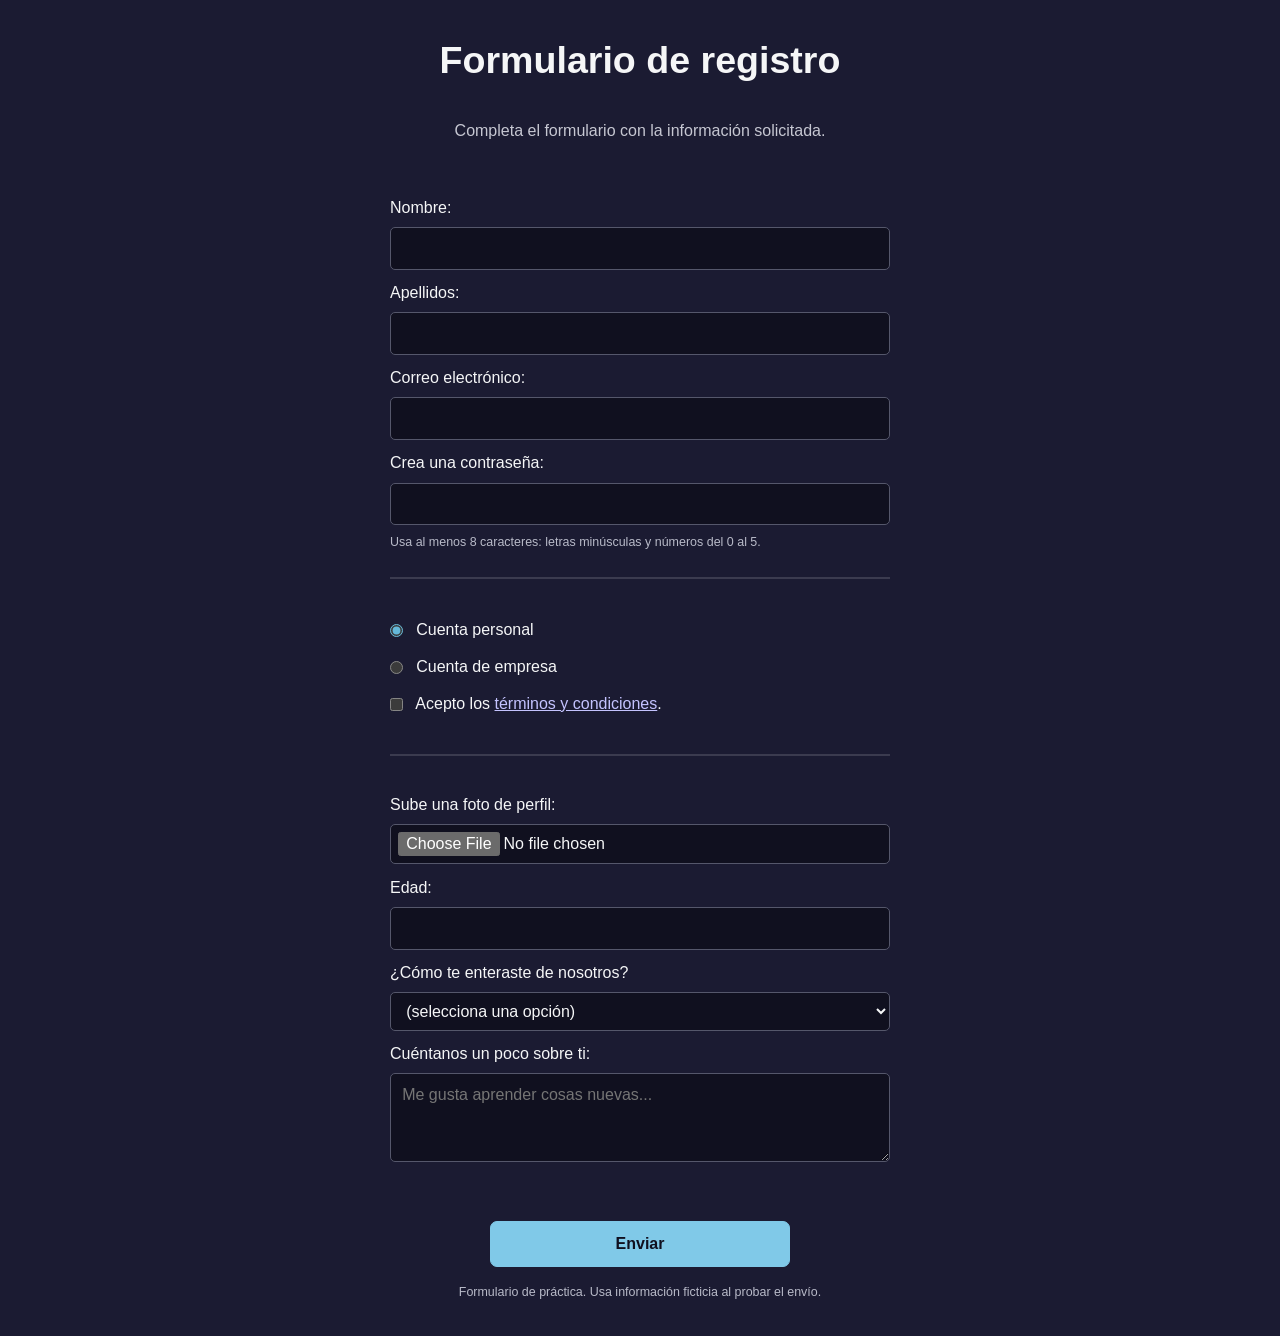
<file: practica-programada-1/primera-parte/index.html>
<!DOCTYPE html>
<html lang="es">
<head>
  <meta charset="UTF-8">
  <meta name="viewport" content="width=device-width, initial-scale=1.0">
  <meta name="description" content="Formulario de registro creado como práctica de HTML y CSS.">
  <title>Formulario de registro</title>
  <link rel="stylesheet" href="styles.css">
</head>
<body>
  <header class="page-heading">
    <h1>Formulario de registro</h1>
    <p>Completa el formulario con la información solicitada.</p>
  </header>

  <main>
    <form method="post" action="https://register-demo.freecodecamp.org" enctype="multipart/form-data">
      <fieldset>
        <label for="first-name">Nombre:
          <input id="first-name" name="first-name" type="text" autocomplete="given-name" required>
        </label>
        <label for="last-name">Apellidos:
          <input id="last-name" name="last-name" type="text" autocomplete="family-name" required>
        </label>
        <label for="email">Correo electrónico:
          <input id="email" name="email" type="email" autocomplete="email" required>
        </label>
        <label for="new-password">Crea una contraseña:
          <input id="new-password" name="new-password" type="password" pattern="[a-z0-5]{8,}" autocomplete="new-password" aria-describedby="password-help" required>
        </label>
        <small id="password-help">Usa al menos 8 caracteres: letras minúsculas y números del 0 al 5.</small>
      </fieldset>

      <fieldset>
        <legend class="visually-hidden">Tipo de cuenta y términos</legend>
        <label for="personal-account">
          <input id="personal-account" class="inline" type="radio" name="account-type" value="personal" checked>
          Cuenta personal
        </label>
        <label for="business-account">
          <input id="business-account" class="inline" type="radio" name="account-type" value="business">
          Cuenta de empresa
        </label>
        <label for="terms-and-conditions">
          <input id="terms-and-conditions" class="inline" name="terms-and-conditions" type="checkbox" value="accepted" required>
          Acepto los <a href="https://www.freecodecamp.org/news/terms-of-service/">términos y condiciones</a>.
        </label>
      </fieldset>

      <fieldset>
        <legend class="visually-hidden">Información adicional</legend>
        <label for="profile-picture">Sube una foto de perfil:
          <input id="profile-picture" type="file" name="profile-picture" accept="image/*">
        </label>
        <label for="age">Edad:
          <input id="age" type="number" name="age" min="13" max="120">
        </label>
        <label for="referrer">¿Cómo te enteraste de nosotros?
          <select id="referrer" name="referrer">
            <option value="">(selecciona una opción)</option>
            <option value="news">Noticias de freeCodeCamp</option>
            <option value="youtube">Canal de YouTube de freeCodeCamp</option>
            <option value="forum">Foro de freeCodeCamp</option>
            <option value="other">Otro</option>
          </select>
        </label>
        <label for="bio">Cuéntanos un poco sobre ti:
          <textarea id="bio" name="bio" rows="3" cols="30" placeholder="Me gusta aprender cosas nuevas..."></textarea>
        </label>
      </fieldset>

      <input class="submit-button" type="submit" value="Enviar">
    </form>
    <p class="form-note">Formulario de práctica. Usa información ficticia al probar el envío.</p>
  </main>
</body>
</html>
</file>
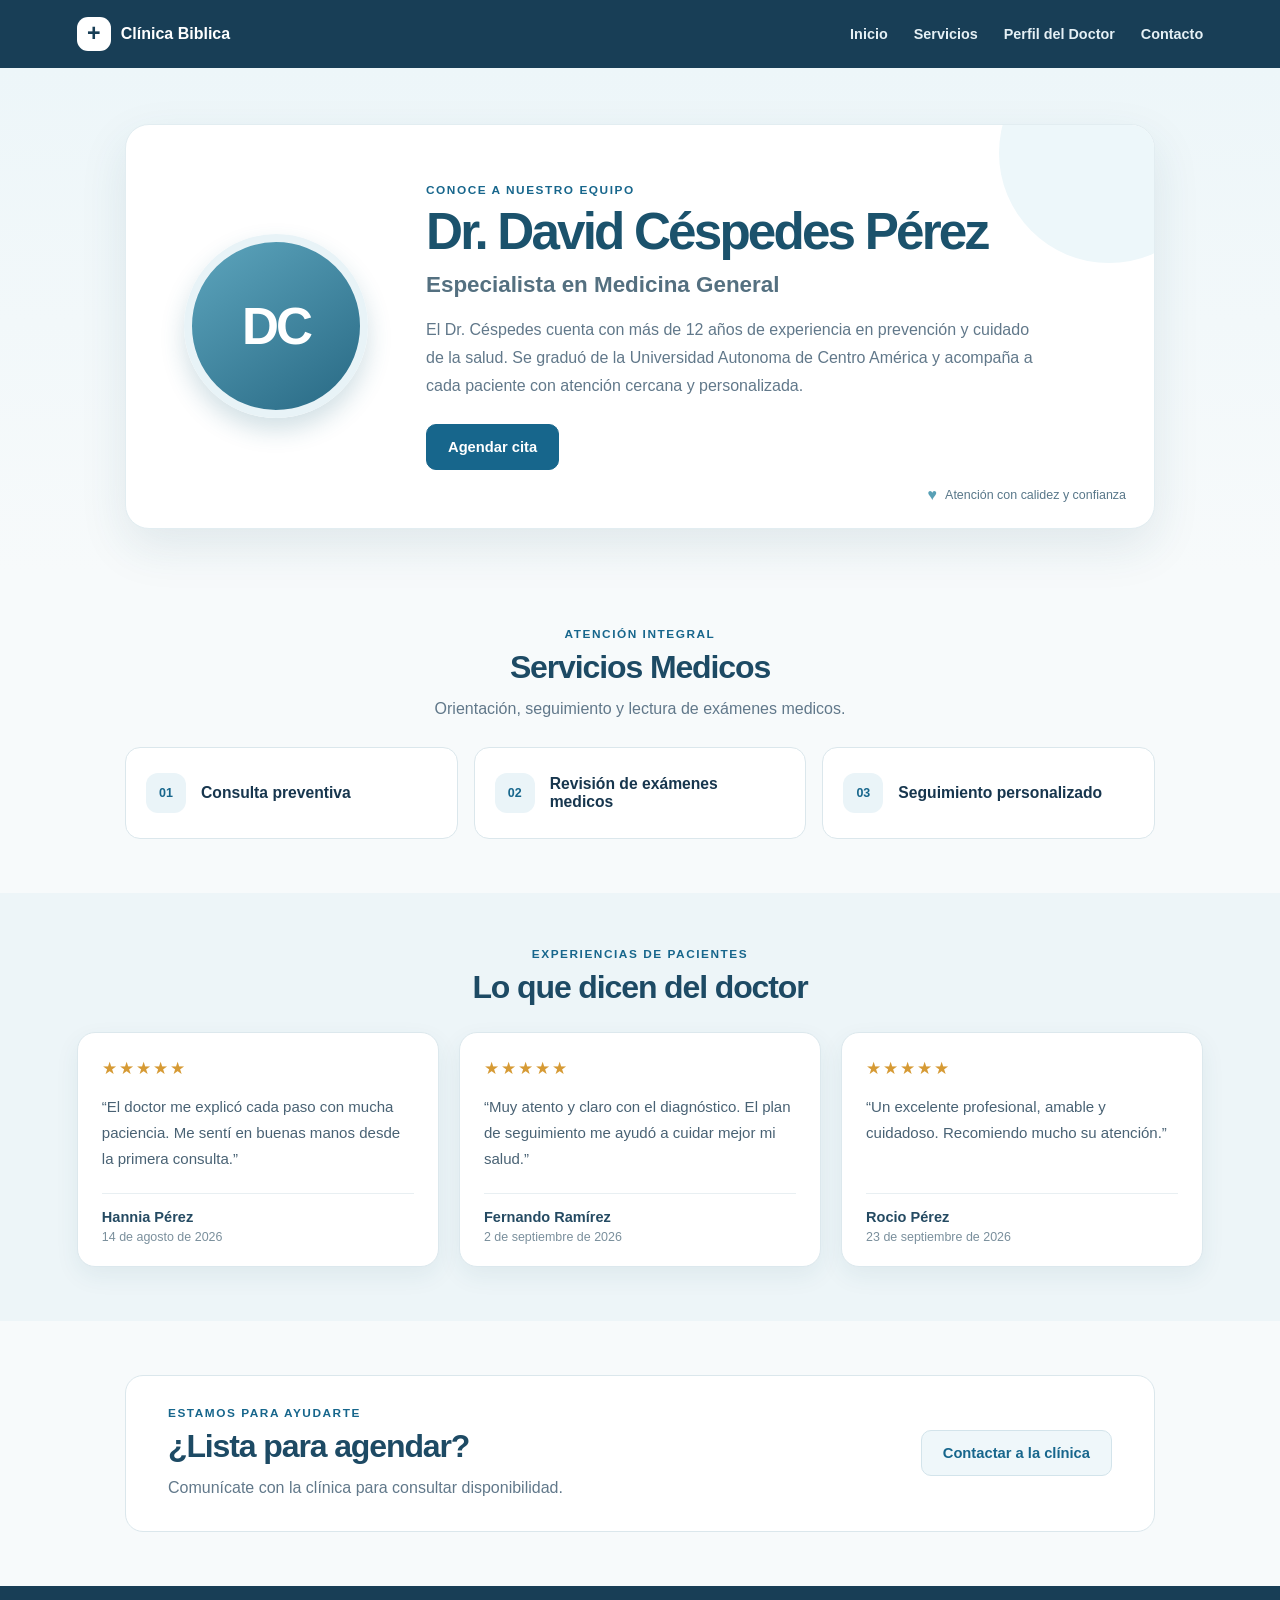
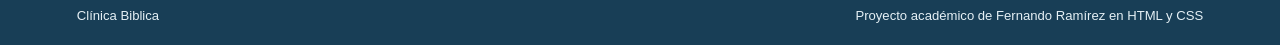
<file: practica-programada-1/segunda-parte/index.html>
<!DOCTYPE html>
<html lang="es">
<head>
  <meta charset="UTF-8">
  <meta name="viewport" content="width=device-width, initial-scale=1.0">
  <meta name="description" content="Conoce el perfil del Dr. David Cespedes y las opiniones de sus pacientes.">
  <title>Perfil del doctor | Clínica Bíblica</title>
  <link rel="stylesheet" href="styles.css">
</head>
<body>
  <header class="site-header" id="inicio">
    <a class="clinic-brand" href="#inicio" aria-label="Clínica Biblica, inicio">
      <span class="brand-mark" aria-hidden="true">+</span>
      <span>Clínica Biblica</span>
    </a>
    <nav class="main-nav" aria-label="Navegación principal">
      <a href="#inicio">Inicio</a>
      <a href="#servicios">Servicios</a>
      <a href="#perfil-doctor">Perfil del Doctor</a>
      <a href="#contacto">Contacto</a>
    </nav>
  </header>

  <main>
    <section class="intro-section" id="perfil-doctor" aria-labelledby="doctor-heading">
      <div class="doctor-card">
        <div class="doctor-avatar" aria-hidden="true">DC</div>
        <div class="doctor-copy">
          <p class="section-kicker">Conoce a nuestro equipo</p>
          <h1 class="doctor-name" id="doctor-heading">Dr. David Céspedes Pérez</h1>
          <p class="doctor-specialty">Especialista en Medicina General</p>
          <p id="doctor-bio">El Dr. Céspedes cuenta con más de 12 años de experiencia en prevención y cuidado de la salud. Se graduó de la Universidad Autonoma de Centro América y acompaña a cada paciente con atención cercana y personalizada.</p>
          <a class="primary-button" href="#contacto">Agendar cita</a>
        </div>
        <div class="doctor-note">
          <span class="note-icon" aria-hidden="true">♥</span>
          <span>Atención con calidez y confianza</span>
        </div>
      </div>
    </section>

    <section class="services-section" id="servicios" aria-labelledby="services-heading">
      <div class="section-heading">
        <p class="section-kicker">Atención integral</p>
        <h2 id="services-heading">Servicios Medicos</h2>
        <p>Orientación, seguimiento y lectura de exámenes medicos.</p>
      </div>
      <div class="service-list">
        <article class="service-item"><span aria-hidden="true">01</span><h3>Consulta preventiva</h3></article>
        <article class="service-item"><span aria-hidden="true">02</span><h3>Revisión de exámenes medicos</h3></article>
        <article class="service-item"><span aria-hidden="true">03</span><h3>Seguimiento personalizado</h3></article>
      </div>
    </section>

    <section class="reviews-section" aria-labelledby="reviews-heading">
      <div class="section-heading">
        <p class="section-kicker">Experiencias de pacientes</p>
        <h2 id="reviews-heading">Lo que dicen del doctor</h2>
      </div>
      <div class="review-list">
        <article class="review-card">
          <div class="review-stars" aria-label="5 de 5 estrellas">★★★★★</div>
          <blockquote>“El doctor me explicó cada paso con mucha paciencia. Me sentí en buenas manos desde la primera consulta.”</blockquote>
          <div class="review-footer"><strong>Hannia Pérez</strong><time datetime="2026-08-14">14 de agosto de 2026</time></div>
        </article>
        <article class="review-card">
          <div class="review-stars" aria-label="5 de 5 estrellas">★★★★★</div>
          <blockquote>“Muy atento y claro con el diagnóstico. El plan de seguimiento me ayudó a cuidar mejor mi salud.”</blockquote>
          <div class="review-footer"><strong>Fernando Ramírez</strong><time datetime="2026-09-02">2 de septiembre de 2026</time></div>
        </article>
        <article class="review-card">
          <div class="review-stars" aria-label="5 de 5 estrellas">★★★★★</div>
          <blockquote>“Un excelente profesional, amable y cuidadoso. Recomiendo mucho su atención.”</blockquote>
          <div class="review-footer"><strong>Rocio Pérez</strong><time datetime="2026-09-23">23 de septiembre de 2026</time></div>
        </article>
      </div>
    </section>

    <section class="contact-section" id="contacto" aria-labelledby="contact-heading">
      <div>
        <p class="section-kicker">Estamos para ayudarte</p>
        <h2 id="contact-heading">¿Lista para agendar?</h2>
        <p>Comunícate con la clínica para consultar disponibilidad.</p>
      </div>
      <a class="secondary-button" href="mailto:citas@clinicabiblica.example">Contactar a la clínica</a>
    </section>
  </main>

  <footer class="site-footer">
    <span>Clínica Biblica</span>
    <span>Proyecto académico de Fernando Ramírez en  HTML y CSS</span> 
  </footer>
</body>
</html>
</file>
<file: practica-programada-1/primera-parte/styles.css>
:root {
  color-scheme: dark;
  font-family: Tahoma, Arial, sans-serif;
  font-size: 16px;
  color: #f5f6f7;
  background: #1b1b32;
}

* {
  box-sizing: border-box;
}

body {
  width: 100%;
  min-height: 100vh;
  margin: 0;
  padding: 1px 20px 34px;
  background: #1b1b32;
  color: #f5f6f7;
}

.page-heading h1,
.page-heading p {
  margin: 1em auto;
  text-align: center;
}

.page-heading h1 {
  font-size: clamp(1.8rem, 5vw, 2.35rem);
}

.page-heading p {
  color: #c6c7d2;
  line-height: 1.5;
}

form {
  width: min(60vw, 500px);
  min-width: min(300px, 100%);
  margin: 0 auto;
  padding-bottom: 1em;
}

fieldset {
  margin: 0;
  padding: 1.6rem 0;
  border: 0;
  border-bottom: 2px solid #3b3b4f;
}

fieldset:last-of-type {
  border-bottom: 0;
}

label {
  display: block;
  margin: 0.7rem 0;
  color: #f5f6f7;
  line-height: 1.45;
}

input,
textarea,
select {
  width: 100%;
  min-height: 2.4em;
  margin: 8px 0 0;
  padding: 0.55em 0.7em;
  border: 1px solid #55576b;
  border-radius: 5px;
  color: #f5f6f7;
  background: #10101f;
  font: inherit;
}

input:focus-visible,
textarea:focus-visible,
select:focus-visible,
a:focus-visible {
  outline: 3px solid #80c9e8;
  outline-offset: 2px;
}

input[type="radio"],
input[type="checkbox"] {
  accent-color: #65b9da;
}

.inline {
  width: auto;
  min-height: 0;
  margin: 0 0.55em 0 0;
  padding: 0;
  vertical-align: middle;
}

input[type="file"] {
  padding: 0.45em;
}

#password-help {
  display: block;
  margin-top: -0.25rem;
  color: #b8bac8;
  font-size: 0.78rem;
  line-height: 1.5;
}

fieldset:has(.inline) label {
  margin: 0.85rem 0;
}

fieldset:has(.inline) input[type="checkbox"] {
  vertical-align: middle;
}

a {
  color: #c4c3ff;
}

a:hover {
  color: #fff;
}

.submit-button {
  display: block;
  width: min(60%, 300px);
  min-width: 160px;
  min-height: 46px;
  margin: 1em auto 0;
  border: 1px solid #80c9e8;
  border-radius: 7px;
  color: #10101f;
  background: #80c9e8;
  cursor: pointer;
  font-weight: 750;
  transition: background-color 160ms ease, transform 160ms ease;
}

.submit-button:hover {
  transform: translateY(-1px);
  background: #a1def5;
}

.form-note {
  max-width: 500px;
  margin: 0 auto;
  color: #b8bac8;
  font-size: 0.78rem;
  line-height: 1.5;
  text-align: center;
}

.visually-hidden {
  position: absolute;
  width: 1px;
  height: 1px;
  padding: 0;
  overflow: hidden;
  clip: rect(0, 0, 0, 0);
  white-space: nowrap;
  clip-path: inset(50%);
}

@media (max-width: 540px) {
  form {
    width: 100%;
    min-width: 0;
  }

  body {
    padding-right: 16px;
    padding-left: 16px;
  }
}
</file>
<file: practica-programada-1/segunda-parte/styles.css>
:root {
  color-scheme: light;
  --ink: #17364e;
  --muted: #61788a;
  --blue: #17668c;
  --blue-dark: #104e70;
  --blue-pale: #eaf4f8;
  --line: #dbe7ec;
  --paper: #ffffff;
  font-family: Inter, "Segoe UI", Arial, sans-serif;
}

* {
  box-sizing: border-box;
}

html {
  scroll-behavior: smooth;
}

body {
  min-width: 320px;
  margin: 0;
  color: var(--ink);
  background: #f7fafb;
}

a {
  color: inherit;
}

.site-header {
  display: flex;
  align-items: center;
  justify-content: space-between;
  gap: 22px;
  padding: 17px clamp(20px, 6vw, 84px);
  color: #fff;
  background: #183e56;
}

.clinic-brand {
  display: inline-flex;
  align-items: center;
  gap: 10px;
  flex: 0 0 auto;
  color: #fff;
  font-size: 1rem;
  font-weight: 750;
  text-decoration: none;
}

.brand-mark {
  display: grid;
  width: 34px;
  height: 34px;
  place-items: center;
  border-radius: 11px;
  color: #183e56;
  background: #fff;
  font-size: 1.45rem;
  line-height: 1;
}

.main-nav {
  display: flex;
  align-items: center;
  justify-content: flex-end;
  flex-wrap: wrap;
  gap: 8px 26px;
}

.main-nav a {
  padding: 8px 0;
  color: #e5f0f5;
  font-size: 0.9rem;
  font-weight: 600;
  text-decoration: none;
  transition: color 160ms ease;
}

.main-nav a:hover,
.main-nav a:focus-visible {
  color: #92d8f1;
}

.main-nav a:focus-visible,
.primary-button:focus-visible,
.secondary-button:focus-visible {
  outline: 3px solid #8bd4ee;
  outline-offset: 4px;
}

.intro-section {
  padding: 56px 20px 44px;
  background: linear-gradient(180deg, #edf6f9 0%, #f7fafb 100%);
}

.doctor-card {
  position: relative;
  display: flex;
  width: min(100%, 1030px);
  align-items: center;
  gap: clamp(24px, 5vw, 58px);
  margin: 0 auto;
  padding: clamp(30px, 5vw, 58px);
  overflow: hidden;
  border: 1px solid #e2edf1;
  border-radius: 24px;
  background: var(--paper);
  box-shadow: 0 18px 48px rgba(34, 79, 102, 0.1);
}

.doctor-card::after {
  position: absolute;
  top: -82px;
  right: -65px;
  width: 220px;
  height: 220px;
  border-radius: 50%;
  background: #edf7fa;
  content: "";
}

.doctor-avatar {
  display: grid;
  width: clamp(120px, 18vw, 184px);
  height: clamp(120px, 18vw, 184px);
  flex: 0 0 auto;
  place-items: center;
  border: 8px solid #e8f3f7;
  border-radius: 50%;
  color: #fff;
  background: linear-gradient(145deg, #5da5bd, #286984);
  box-shadow: 0 12px 25px rgba(31, 99, 127, 0.2);
  font-size: clamp(2rem, 5vw, 3.2rem);
  font-weight: 800;
  letter-spacing: -0.06em;
}

.doctor-copy {
  position: relative;
  z-index: 1;
  max-width: 620px;
}

.section-kicker {
  margin: 0 0 8px;
  color: var(--blue);
  font-size: 0.74rem;
  font-weight: 800;
  letter-spacing: 0.13em;
  text-transform: uppercase;
}

.doctor-name {
  margin: 0;
  color: #1b526c;
  font-size: clamp(2rem, 5vw, 3.2rem);
  letter-spacing: -0.055em;
  line-height: 1.05;
}

.doctor-specialty {
  margin: 13px 0 18px;
  color: #547080;
  font-size: clamp(1.1rem, 2.6vw, 1.4rem);
  font-weight: 650;
}

#doctor-bio {
  max-width: 610px;
  margin: 0 0 24px;
  color: var(--muted);
  line-height: 1.75;
}

.primary-button,
.secondary-button {
  display: inline-flex;
  min-height: 46px;
  align-items: center;
  justify-content: center;
  padding: 0 21px;
  border: 1px solid var(--blue);
  border-radius: 10px;
  color: #fff;
  background: var(--blue);
  font-size: 0.92rem;
  font-weight: 750;
  text-decoration: none;
  transition: background-color 160ms ease, border-color 160ms ease, transform 160ms ease;
}

.primary-button:hover,
.secondary-button:hover {
  transform: translateY(-2px);
  border-color: var(--blue-dark);
  background: var(--blue-dark);
}

.doctor-note {
  position: absolute;
  z-index: 1;
  right: 28px;
  bottom: 24px;
  display: flex;
  align-items: center;
  gap: 8px;
  color: #587789;
  font-size: 0.78rem;
}

.note-icon {
  color: #58a0b6;
  font-size: 1rem;
}

.services-section,
.reviews-section {
  padding: 54px clamp(20px, 6vw, 84px);
}

.section-heading {
  margin: 0 auto 26px;
  text-align: center;
}

.section-heading h2,
.contact-section h2 {
  margin: 0;
  color: #1d4a64;
  font-size: clamp(1.55rem, 3vw, 2rem);
  letter-spacing: -0.035em;
}

.section-heading > p:last-child,
.contact-section p:last-child {
  margin: 10px 0 0;
  color: var(--muted);
  line-height: 1.6;
}

.service-list {
  display: flex;
  width: min(100%, 1030px);
  flex-wrap: wrap;
  justify-content: center;
  gap: 16px;
  margin: 0 auto;
}

.service-item {
  display: flex;
  min-height: 92px;
  flex: 1 1 235px;
  align-items: center;
  gap: 15px;
  padding: 20px;
  border: 1px solid var(--line);
  border-radius: 15px;
  background: var(--paper);
}

.service-item > span {
  display: grid;
  width: 40px;
  height: 40px;
  flex: 0 0 auto;
  place-items: center;
  border-radius: 12px;
  color: var(--blue);
  background: var(--blue-pale);
  font-size: 0.78rem;
  font-weight: 800;
}

.service-item h3 {
  margin: 0;
  font-size: 0.98rem;
}

.reviews-section {
  background: #edf5f8;
}

.review-list {
  display: flex;
  width: min(100%, 1150px);
  flex-wrap: wrap;
  align-items: stretch;
  justify-content: center;
  gap: 20px;
  margin: 0 auto;
}

.review-card {
  display: flex;
  min-width: min(100%, 260px);
  flex: 1 1 280px;
  flex-direction: column;
  margin: 0;
  padding: 25px 24px 22px;
  border: 1px solid #dce8ed;
  border-radius: 18px;
  background: var(--paper);
  box-shadow: 0 9px 25px rgba(34, 79, 102, 0.07);
}

.review-stars {
  color: #d69a34;
  font-size: 1.05rem;
  letter-spacing: 0.12em;
}

.review-card blockquote {
  flex: 1;
  margin: 15px 0 22px;
  color: #496274;
  font-size: 0.94rem;
  line-height: 1.7;
}

.review-footer {
  display: flex;
  flex-direction: column;
  gap: 5px;
  padding-top: 15px;
  border-top: 1px solid #e8eff2;
}

.review-footer strong {
  color: #244a62;
  font-size: 0.91rem;
}

.review-footer time {
  color: #7a8f9c;
  font-size: 0.78rem;
}

.contact-section {
  display: flex;
  width: min(calc(100% - 40px), 1030px);
  align-items: center;
  justify-content: space-between;
  gap: 24px;
  margin: 54px auto;
  padding: 30px clamp(22px, 4vw, 42px);
  border: 1px solid var(--line);
  border-radius: 18px;
  background: #fff;
}

.secondary-button {
  flex: 0 0 auto;
  border-color: #d3e4eb;
  color: var(--blue);
  background: #eff7fa;
}

.secondary-button:hover {
  color: #fff;
}

.site-footer {
  display: flex;
  align-items: center;
  justify-content: space-between;
  gap: 16px;
  padding: 22px clamp(20px, 6vw, 84px);
  color: #e5f0f5;
  background: #183e56;
  font-size: 0.82rem;
}

@media (max-width: 900px) {
  .site-header {
    align-items: flex-start;
    flex-direction: column;
  }

  .main-nav {
    justify-content: flex-start;
    gap: 6px 18px;
  }

  .doctor-card {
    align-items: flex-start;
    flex-direction: column;
  }

  .doctor-avatar {
    width: 118px;
    height: 118px;
    font-size: 2rem;
  }

  .doctor-note {
    position: static;
    margin-top: 4px;
  }
}

@media (max-width: 560px) {
  .intro-section {
    padding: 30px 15px;
  }

  .doctor-card {
    gap: 22px;
    padding: 26px 22px;
    border-radius: 19px;
  }

  .services-section,
  .reviews-section {
    padding: 40px 17px;
  }

  .contact-section {
    align-items: flex-start;
    flex-direction: column;
    margin: 38px auto;
  }

  .site-footer {
    align-items: flex-start;
    flex-direction: column;
  }
}
</file>
